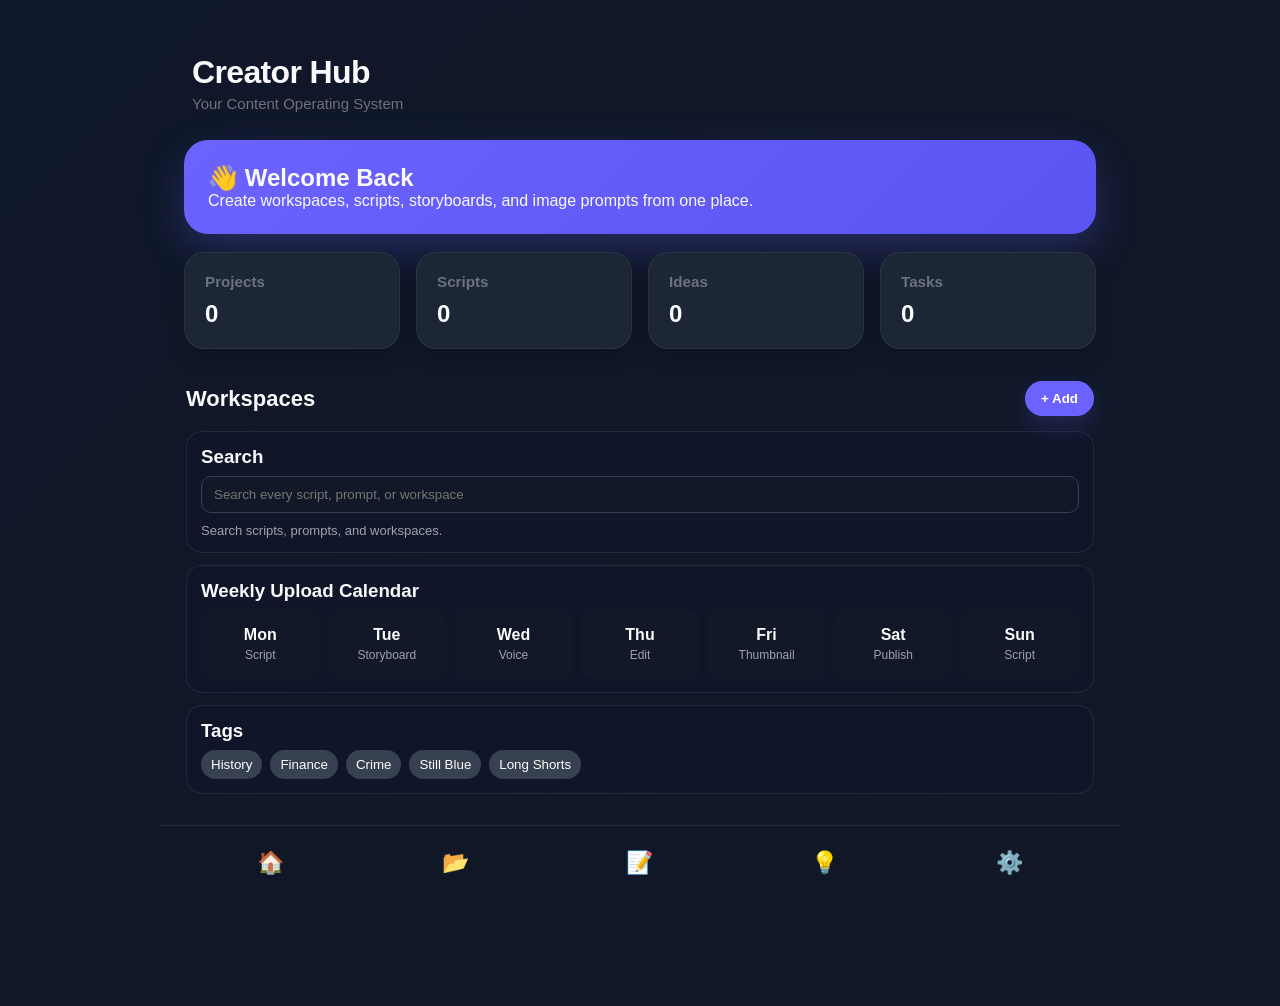
<file: index.html>
﻿<!DOCTYPE html>
<html lang="en">
  <head>
    <meta charset="UTF-8" />
    <meta name="viewport" content="width=device-width, initial-scale=1.0" />
    <title>Creator Hub</title>
    <link rel="stylesheet" href="css/app.css" />
    <link rel="stylesheet" href="css/dashboard.css" />
  </head>
  <body>
    <div id="app">
      <header class="header">
        <h1>Creator Hub</h1>
        <p>Your Content Operating System</p>
      </header>

      <main>
        <section class="welcome-card">
          <h2>👋 Welcome Back</h2>
          <p>Create workspaces, scripts, storyboards, and image prompts from one place.</p>
        </section>

        <section class="stats">
          <div class="card">
            <h3>Projects</h3>
            <span>0</span>
          </div>

          <div class="card">
            <h3>Scripts</h3>
            <span>0</span>
          </div>

          <div class="card">
            <h3>Ideas</h3>
            <span>0</span>
          </div>

          <div class="card">
            <h3>Tasks</h3>
            <span>0</span>
          </div>
        </section>

        <section class="workspace-section">
          <div class="section-title">
            <h2>Workspaces</h2>
            <button id="addWorkspaceBtn">+ Add</button>
          </div>

          <div class="dashboard-panel">
            <div class="dashboard-panel-header">
              <h3>Search</h3>
            </div>
            <input id="globalSearchInput" type="text" placeholder="Search every script, prompt, or workspace" />
            <div id="searchResults" class="search-results"></div>
          </div>

          <div class="dashboard-panel">
            <div class="dashboard-panel-header">
              <h3>Weekly Upload Calendar</h3>
            </div>
            <div id="calendarGrid" class="calendar-grid"></div>
          </div>

          <div class="dashboard-panel">
            <div class="dashboard-panel-header">
              <h3>Tags</h3>
            </div>
            <div class="tag-list">
              <button class="tag-chip" type="button">History</button>
              <button class="tag-chip" type="button">Finance</button>
              <button class="tag-chip" type="button">Crime</button>
              <button class="tag-chip" type="button">Still Blue</button>
              <button class="tag-chip" type="button">Long Shorts</button>
            </div>
          </div>

          <div id="workspaceList"></div>
        </section>
        <!-- Workspace Modal -->
        <div id="workspaceModal" class="modal hidden">
          <div class="modal-content">
            <h2>Create Workspace</h2>
            <input type="text" id="workspaceName" placeholder="Workspace Name" />
            <select id="workspaceType">
              <option>YouTube Channel</option>
              <option>Business</option>
              <option>Personal</option>
            </select>
            <div class="modal-buttons">
              <button id="cancelBtn">Cancel</button>
              <button id="createBtn">Create</button>
            </div>
          </div>
        </div>
      </main>

      <nav class="bottom-nav">
        <button>🏠</button>
        <button>📂</button>
        <button>📝</button>
        <button>💡</button>
        <button>⚙️</button>
      </nav>
    </div>

   <script src="js/storage.js"></script>
<script src="js/workspaces.js"></script>
<script src="js/app.js"></script>
  </body>
</html>
</file>
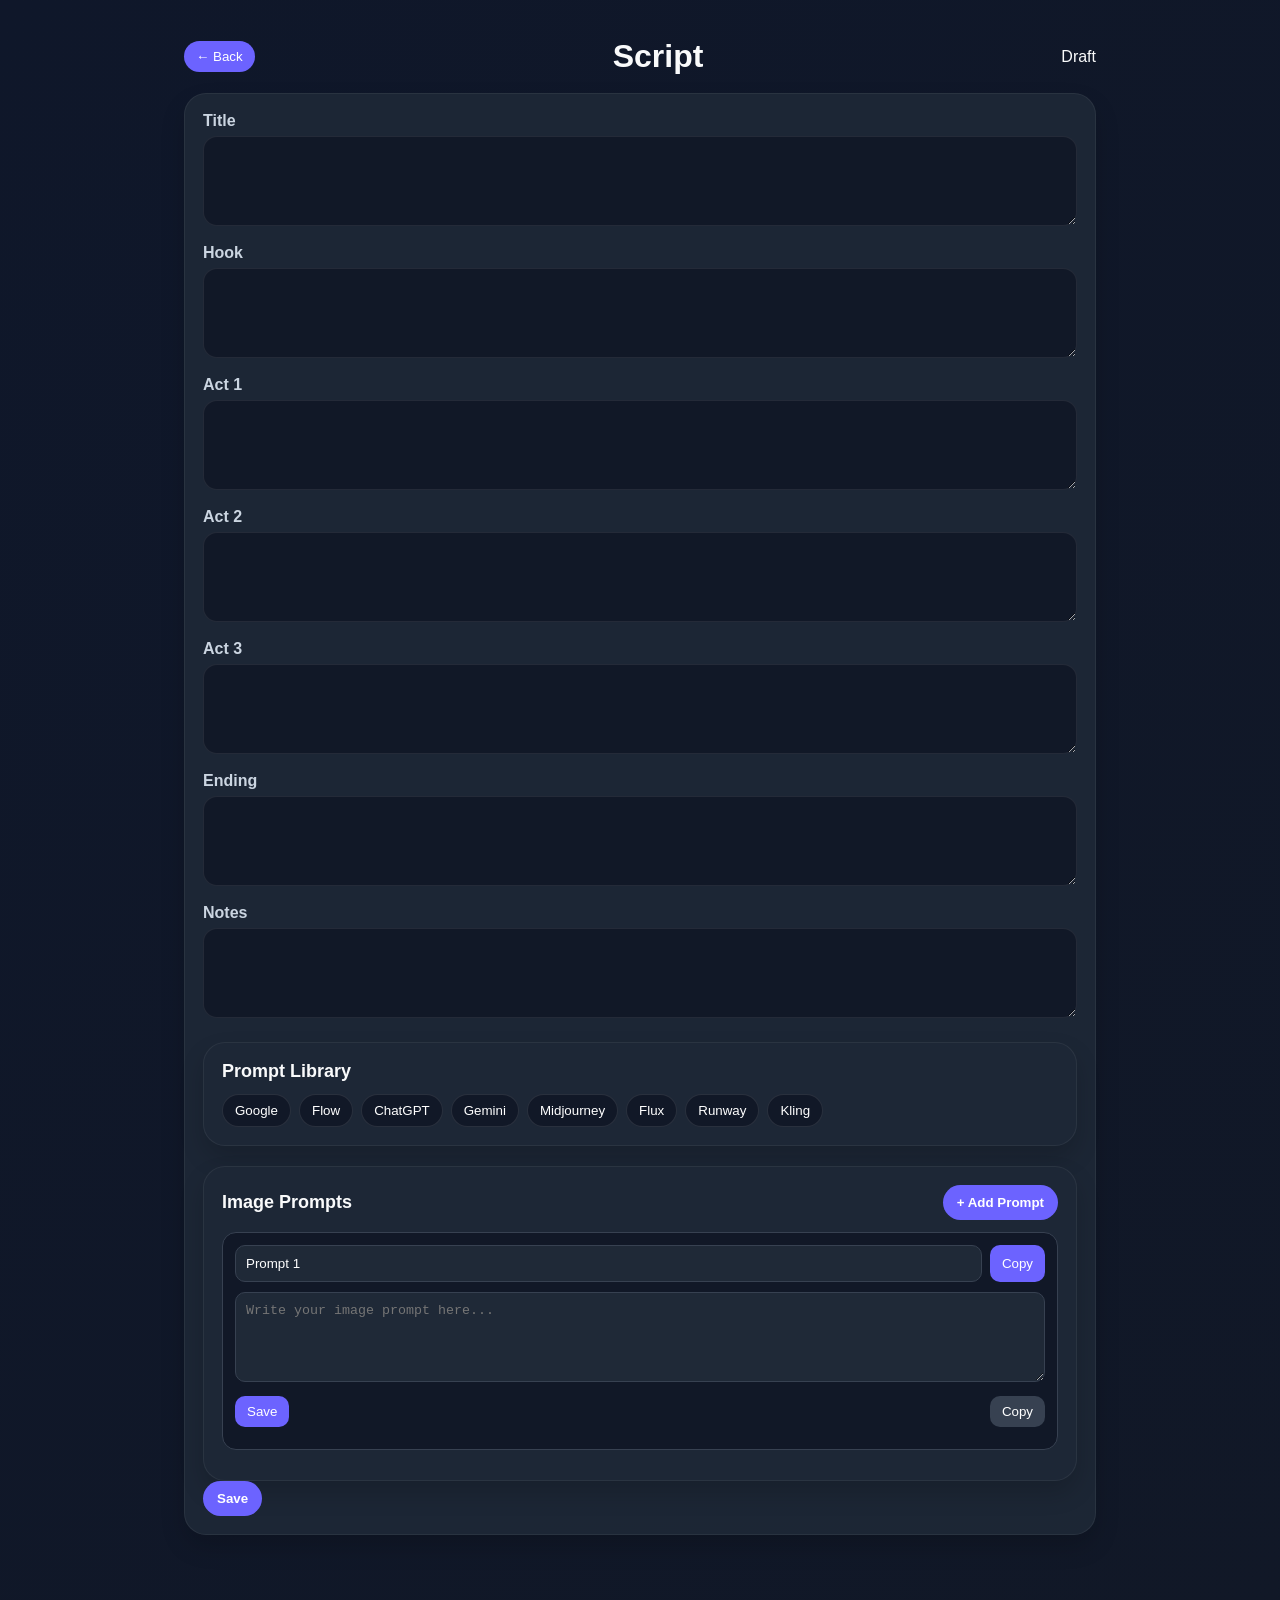
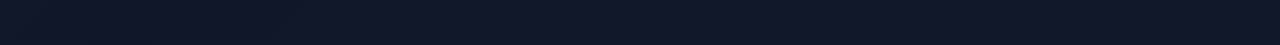
<file: script.html>
<!DOCTYPE html>
<html lang="en">
<head>
  <meta charset="UTF-8" />
  <meta name="viewport" content="width=device-width, initial-scale=1.0" />
  <title>Script Editor</title>
  <link rel="stylesheet" href="css/app.css" />
  <link rel="stylesheet" href="css/dashboard.css" />
</head>
<body>
  <div id="app">
    <header class="top-header">
      <button id="backBtn">← Back</button>
      <h1 id="scriptTitle">Script</h1>
      <p id="scriptStatus">Draft</p>
    </header>

    <main>
      <section class="script-editor">
        <div class="editor-section">
          <label>Title</label>
          <textarea id="scriptInputTitle"></textarea>
        </div>

        <div class="editor-section">
          <label>Hook</label>
          <textarea id="scriptHook"></textarea>
        </div>

        <div class="editor-section">
          <label>Act 1</label>
          <textarea id="scriptAct1"></textarea>
        </div>

        <div class="editor-section">
          <label>Act 2</label>
          <textarea id="scriptAct2"></textarea>
        </div>

        <div class="editor-section">
          <label>Act 3</label>
          <textarea id="scriptAct3"></textarea>
        </div>

        <div class="editor-section">
          <label>Ending</label>
          <textarea id="scriptEnding"></textarea>
        </div>

        <div class="editor-section">
          <label>Notes</label>
          <textarea id="scriptNotes"></textarea>
        </div>

        <section class="prompt-section">
          <div class="prompt-section-header">
            <h3>Prompt Library</h3>
          </div>
          <div id="promptLibraryList" class="prompt-library-list"></div>
        </section>

        <section class="prompt-section">
          <div class="prompt-section-header">
            <h3>Image Prompts</h3>
            <button id="addPromptBtn" type="button">+ Add Prompt</button>
          </div>
          <div id="promptList"></div>
        </section>

        <button id="saveScriptBtn">Save</button>
      </section>
    </main>
  </div>

  <script src="js/script.js"></script>
</body>
</html>
</file>
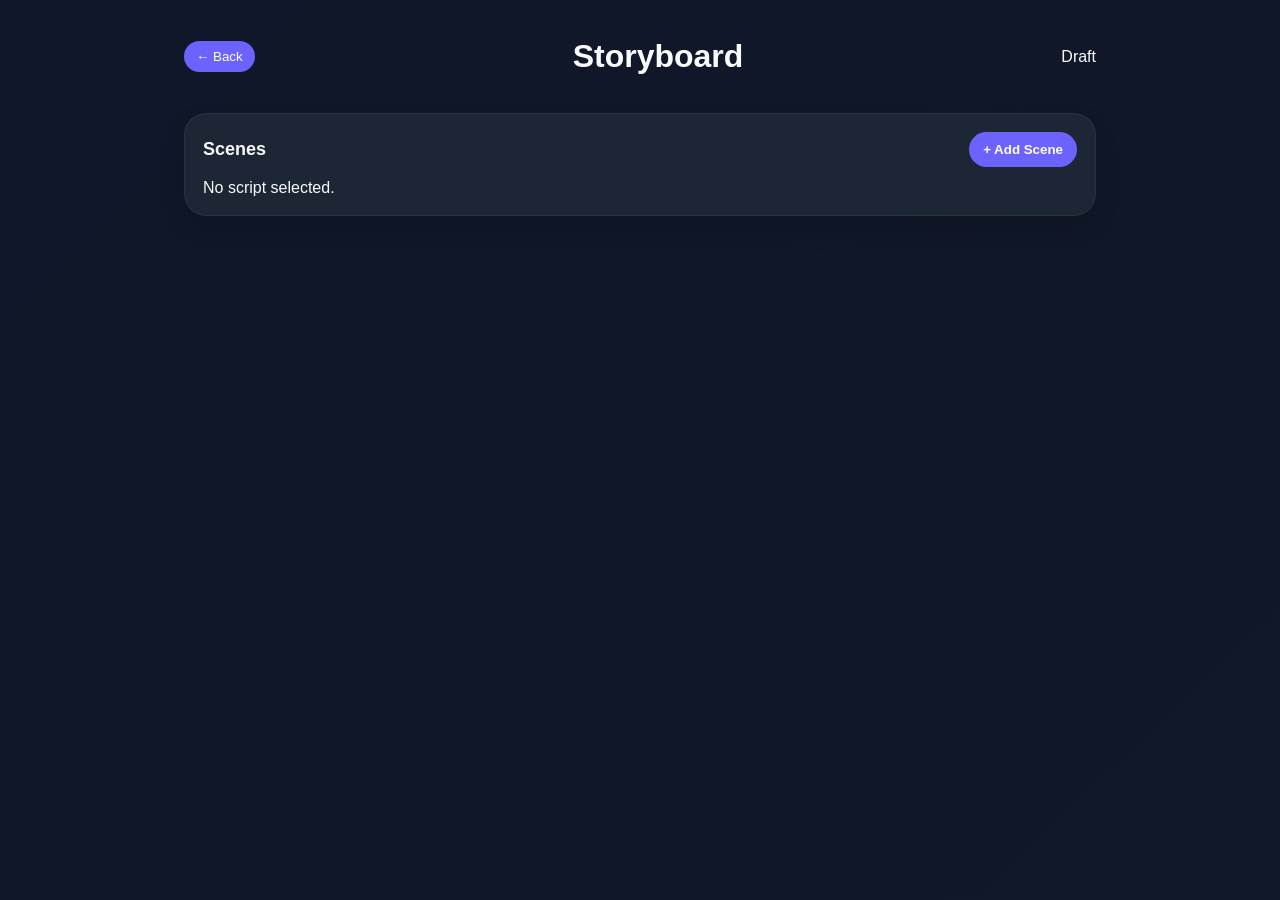
<file: storyboard.html>
<!DOCTYPE html>
<html lang="en">
<head>
  <meta charset="UTF-8" />
  <meta name="viewport" content="width=device-width, initial-scale=1.0" />
  <title>Storyboard</title>
  <link rel="stylesheet" href="css/app.css" />
  <link rel="stylesheet" href="css/dashboard.css" />
</head>
<body>
  <div id="app">
    <header class="top-header">
      <button id="backBtn">← Back</button>
      <h1 id="storyboardTitle">Storyboard</h1>
      <p id="storyboardStatus">Draft</p>
    </header>

    <main>
      <section class="storyboard-editor">
        <div class="prompt-section-header">
          <h3>Scenes</h3>
          <button id="addSceneBtn" type="button">+ Add Scene</button>
        </div>
        <div id="sceneList"></div>
      </section>
    </main>
  </div>

  <script src="js/storyboard.js"></script>
</body>
</html>
</file>
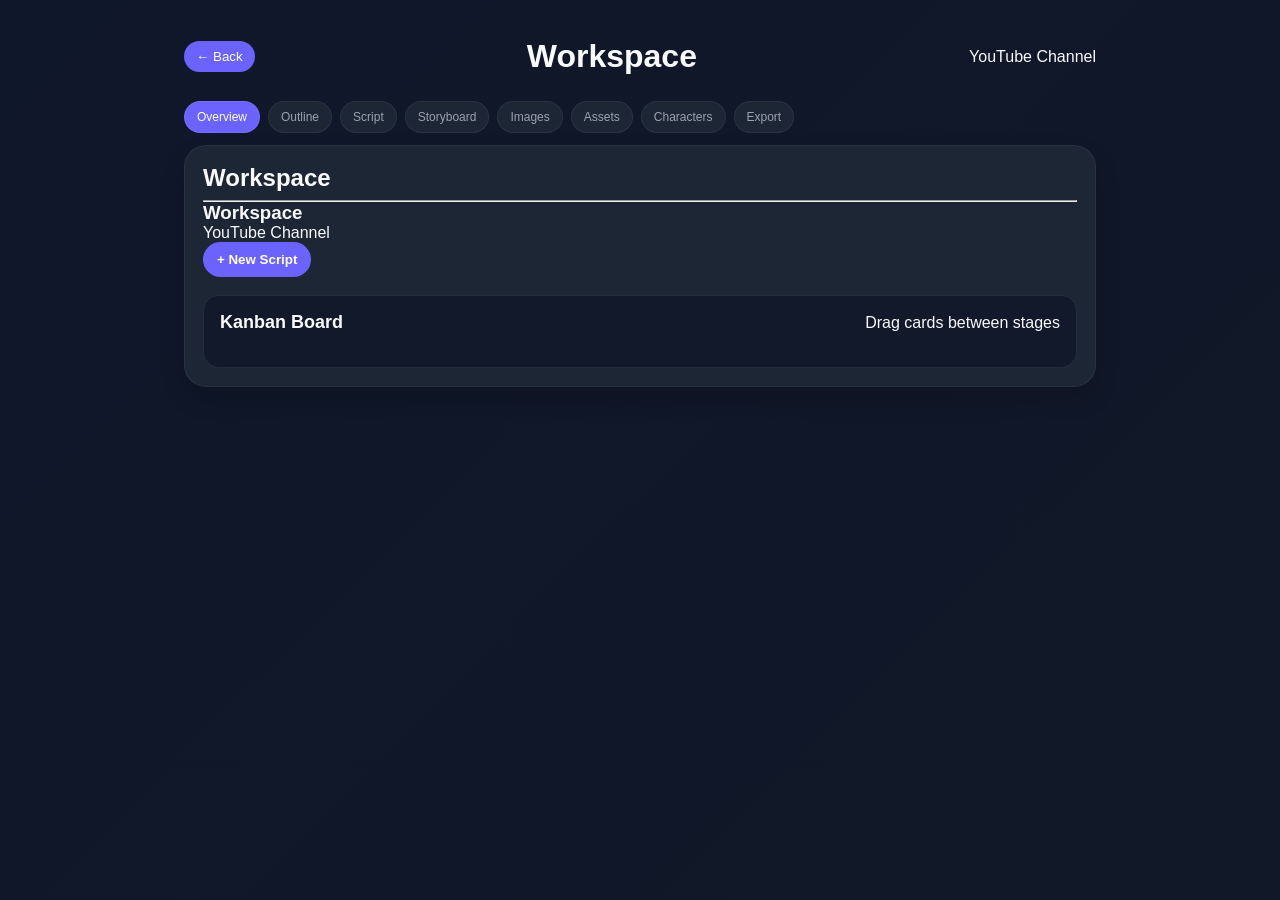
<file: workspace.html>
<!DOCTYPE html>
<html lang="en">

<head>

<meta charset="UTF-8">

<meta name="viewport" content="width=device-width, initial-scale=1.0">

<title>Workspace</title>

<link rel="stylesheet" href="css/app.css">
<link rel="stylesheet" href="css/dashboard.css">

</head>

<body>

<div id="app">

<header class="top-header">

<button id="backBtn">← Back</button>

<h1 id="workspaceTitle">Workspace</h1>

<p id="workspaceType">YouTube Channel</p>

</header>

<main>

<div class="workspace-tabs">
  <button class="tab-btn active" data-view="overview">Overview</button>
  <button class="tab-btn" data-view="outline">Outline</button>
  <button class="tab-btn" data-view="script">Script</button>
  <button class="tab-btn" data-view="storyboard">Storyboard</button>
  <button class="tab-btn" data-view="images">Images</button>
  <button class="tab-btn" data-view="assets">Assets</button>
  <button class="tab-btn" data-view="characters">Characters</button>
  <button class="tab-btn" data-view="export">Export</button>
</div>

<section class="workspace-detail">

<div class="workspace-header" data-view-content="overview">

<h2>Workspace</h2>

<hr>

<h3 id="workspaceHeading">Workspace</h3>

<p id="workspaceDetailType">YouTube Channel</p>

<button id="newScriptBtn" class="new-script-btn">+ New Script</button>

<div class="kanban-section">
  <div class="prompt-section-header">
    <h3>Kanban Board</h3>
    <p>Drag cards between stages</p>
  </div>
  <div id="kanbanBoard" class="kanban-board"></div>
</div>

</div>

<div class="workspace-scripts" data-view-content="script">

<h3>Scripts</h3>

<div id="scriptsList"></div>

</div>

<div data-view-content="outline" class="workspace-panel">
  <h3>Outline</h3>
  <p>Coming soon.</p>
</div>

<div data-view-content="storyboard" class="workspace-panel">
  <h3>Storyboard</h3>
  <p>Coming soon.</p>
</div>

<div data-view-content="images" class="workspace-panel">
  <h3>Images</h3>
  <p>Coming soon.</p>
</div>

<div data-view-content="assets" class="workspace-panel">
  <div class="prompt-section-header">
    <h3>Assets</h3>
    <button id="uploadAssetBtn" class="new-script-btn" type="button">⬆ Upload</button>
  </div>
  <input id="assetSearch" type="text" placeholder="Search assets" />
  <div id="assetCategories" class="asset-categories"></div>
  <div id="assetDropZone" class="asset-drop-zone">Drag & Drop files here</div>
  <div id="assetList"></div>
</div>

<div data-view-content="characters" class="workspace-panel">
  <div class="prompt-section-header">
    <h3>Characters</h3>
    <button id="addCharacterBtn" class="new-script-btn" type="button">+ Add Character</button>
  </div>
  <div id="characterList"></div>
</div>

<div data-view-content="export" class="workspace-panel">
  <h3>Export</h3>
  <div class="export-actions">
    <button class="export-btn" data-export="outline">Export Outline</button>
    <button class="export-btn" data-export="script">Export Script</button>
    <button class="export-btn" data-export="storyboard">Export Storyboard</button>
    <button class="export-btn" data-export="images">Export Image Prompts</button>
    <button class="export-btn primary" data-export="json">Export Everything (.json)</button>
  </div>
</div>

</section>

<div id="scriptModal" class="modal hidden">

<div class="modal-content">

<h2>Create Script</h2>

<input type="text" id="scriptTitle" placeholder="Title" />

<select id="scriptStatus">

<option>Draft</option>

<option>Finished</option>

</select>

<div class="modal-buttons">

<button id="cancelScriptBtn">Cancel</button>

<button id="createScriptBtn">Create</button>

</div>

</div>

</div>

</main>

</div>

<script src="js/scripts.js"></script>
<script src="js/characters.js"></script>
<script src="js/asset-manager.js"></script>
<script src="js/workspace.js"></script>

</body>

</html>
</file>
<file: css/app.css>
*{
    margin:0;
    padding:0;
    box-sizing:border-box;
}

body{
    font-family:Inter, "Segoe UI", Roboto, Arial, sans-serif;
    background:linear-gradient(135deg, #0f172a 0%, #111827 100%);
    color:#f9fafb;
}

#app{
    max-width:960px;
    margin:auto;
    min-height:100vh;
    background:transparent;
    padding:24px 18px 100px;
}

.header{
    padding:24px 8px 16px;
}

.header h1{
    font-size:34px;
    font-weight:800;
    letter-spacing:-0.02em;
}

.header p{
    color:#94a3b8;
    margin-top:8px;
    font-size:15px;
}

.welcome-card{
    background:linear-gradient(135deg, #6C63FF 0%, #5b54f0 100%);
    margin:12px 0 18px;
    padding:24px;
    border-radius:24px;
    box-shadow:0 16px 40px rgba(108,99,255,.25);
}

.stats{
    display:grid;
    grid-template-columns:repeat(2,1fr);
    gap:16px;
    margin-bottom:16px;
}

.card{
    background:rgba(31,41,55,.9);
    padding:20px;
    border-radius:20px;
    border:1px solid rgba(255,255,255,.06);
    box-shadow:0 8px 20px rgba(0,0,0,.18);
}

.card h3{
    font-size:16px;
    color:#9ca3af;
}

.card span{
    font-size:30px;
    font-weight:bold;
    display:block;
    margin-top:10px;
}

.bottom-nav{
    position:fixed;
    bottom:0;
    left:50%;
    transform:translateX(-50%);
    width:100%;
    max-width:960px;
    display:flex;
    justify-content:space-around;
    background:rgba(17,24,39,.95);
    backdrop-filter:blur(12px);
    padding:14px 18px;
    border-top:1px solid rgba(255,255,255,.08);
}

.bottom-nav button{
    background:none;
    border:none;
    color:#e5e7eb;
    font-size:22px;
    cursor:pointer;
    padding:10px 14px;
    border-radius:999px;
}

.bottom-nav button:hover{
    background:rgba(255,255,255,.08);
}

.workspace-section{
    padding:8px 2px 90px;
}

.section-title{
    display:flex;
    justify-content:space-between;
    align-items:center;
    margin-bottom:15px;
}

.section-title h2{
    font-size:22px;
}

.section-title button{
    background:#6C63FF;
    color:white;
    border:none;
    padding:10px 16px;
    border-radius:999px;
    cursor:pointer;
    font-weight:600;
    box-shadow:0 10px 24px rgba(108,99,255,.2);
}

.workspace-card{
    background:rgba(31,41,55,.95);
    border-radius:18px;
    padding:20px;
    margin-bottom:14px;
    cursor:pointer;
    transition:transform .2s ease, box-shadow .2s ease;
    border:1px solid rgba(255,255,255,.06);
    box-shadow:0 10px 24px rgba(0,0,0,.16);
}

.workspace-card:hover{
    transform:translateY(-3px);
    box-shadow:0 14px 30px rgba(0,0,0,.22);
}

.workspace-card h3{
    margin-bottom:5px;
}

.workspace-card p{
    color:#9ca3af;
}

.dashboard-panel {
    background: rgba(15, 23, 42, 0.8);
    border: 1px solid rgba(255,255,255,.08);
    border-radius: 16px;
    padding: 14px;
    margin-bottom: 12px;
}

.dashboard-panel-header {
    display: flex;
    justify-content: space-between;
    align-items: center;
    margin-bottom: 8px;
}

.dashboard-panel input {
    width: 100%;
    padding: 10px 12px;
    border-radius: 10px;
    border: 1px solid #374151;
    background: #111827;
    color: white;
}

.calendar-grid {
    display: grid;
    grid-template-columns: repeat(7, minmax(0, 1fr));
    gap: 8px;
}

.calendar-day {
    background: #111827;
    border-radius: 10px;
    padding: 8px;
    text-align: center;
    min-height: 68px;
    display: flex;
    flex-direction: column;
    justify-content: center;
    gap: 4px;
}

.calendar-day span {
    color: #9ca3af;
    font-size: 12px;
}

.tag-list {
    display: flex;
    flex-wrap: wrap;
    gap: 8px;
}

.tag-chip {
    border: none;
    border-radius: 999px;
    background: #374151;
    color: white;
    padding: 7px 10px;
    cursor: pointer;
}

.search-results {
    display: flex;
    flex-direction: column;
    gap: 8px;
    margin-top: 10px;
}

.search-result-item {
    background: #111827;
    border-radius: 10px;
    padding: 10px;
}

.search-result-item p {
    color: #9ca3af;
    font-size: 13px;
    margin-top: 2px;
}

.search-empty {
    color: #9ca3af;
    font-size: 13px;
}

.kanban-section {
    margin-top: 18px;
    padding: 16px;
    background: rgba(15, 23, 42, 0.8);
    border-radius: 16px;
    border: 1px solid rgba(255,255,255,.08);
}

.kanban-board {
    display: grid;
    grid-template-columns: repeat(7, minmax(140px, 1fr));
    gap: 12px;
    overflow-x: auto;
    padding-bottom: 6px;
}

.kanban-column {
    background: #111827;
    border: 1px solid rgba(255,255,255,.08);
    border-radius: 14px;
    min-height: 220px;
    padding: 10px;
}

.kanban-column.drag-over {
    border-color: #6C63FF;
    box-shadow: inset 0 0 0 1px #6C63FF;
}

.kanban-column-header {
    display: flex;
    justify-content: space-between;
    align-items: center;
    margin-bottom: 8px;
    color: #e5e7eb;
}

.kanban-column-header span {
    background: #374151;
    border-radius: 999px;
    padding: 2px 8px;
    font-size: 12px;
}

.kanban-column-body {
    display: flex;
    flex-direction: column;
    gap: 8px;
}

.kanban-card {
    background: linear-gradient(180deg, #1f2937, #111827);
    border-radius: 12px;
    padding: 10px;
    cursor: grab;
    border: 1px solid rgba(255,255,255,.08);
}

.kanban-card strong {
    display: block;
    margin-bottom: 4px;
}

.kanban-card p {
    color: #9ca3af;
    font-size: 12px;
}

.kanban-empty {
    color: #6b7280;
    font-size: 13px;
    text-align: center;
    padding: 8px 0;
}

@media (max-width: 900px) {
    .kanban-board {
        grid-template-columns: repeat(2, minmax(160px, 1fr));
    }
}

@media (max-width: 640px) {
    .kanban-board {
        grid-template-columns: 1fr;
    }
}

/* Modal */

.modal {
    position: fixed;
    top: 0;
    left: 0;
    width: 100%;
    height: 100%;
    background: rgba(0, 0, 0, .7);
    display: flex;
    justify-content: center;
    align-items: center;
    z-index: 1000;
}

.hidden {
    display: none;
}

.modal-content {
    background: #1f2937;
    padding: 26px;
    border-radius: 22px;
    width: min(92%, 420px);
    box-shadow:0 24px 48px rgba(0,0,0,.35);
}

.modal-content h2 {
    margin-bottom: 20px;
}

.modal-content input,
.modal-content select {
    width: 100%;
    padding: 12px;
    margin-bottom: 15px;
    background: #111827;
    border: 1px solid #374151;
    border-radius: 10px;
    color: white;
    font-size: 15px;
}

.modal-buttons {
    display: flex;
    justify-content: flex-end;
    gap: 10px;
}

.modal-buttons button {
    padding: 10px 16px;
    border: none;
    border-radius: 999px;
    cursor: pointer;
    font-weight:600;
}

#cancelBtn {
    background: #374151;
    color: white;
}

#createBtn {
    background: #6C63FF;
    color: white;
}

.export-actions {
    display: flex;
    flex-direction: column;
    gap: 10px;
    margin-top: 12px;
}

.export-btn {
    border: none;
    border-radius: 10px;
    padding: 12px;
    background: #374151;
    color: white;
    cursor: pointer;
}

.export-btn.primary {
    background: #6C63FF;
}

.storyboard-editor,
.prompt-section {
    margin-top: 20px;
    padding: 16px;
    background: #1f2937;
    border-radius: 16px;
}

.scene-card {
    background: linear-gradient(180deg, #111827 0%, #0f172a 100%);
    border: 1px solid rgba(255,255,255,.08);
    border-radius: 18px;
    padding: 14px;
    margin-bottom: 14px;
    box-shadow: 0 8px 24px rgba(0,0,0,.18);
}

.scene-card-header {
    display: flex;
    justify-content: space-between;
    align-items: center;
    gap: 10px;
    margin-bottom: 12px;
}

.scene-card-title {
    font-size: 16px;
    font-weight: 700;
}

.scene-card-meta {
    color: #94a3b8;
    font-size: 12px;
    margin-top: 4px;
}

.scene-card-actions {
    display: flex;
    align-items: center;
    gap: 8px;
}

.scene-card label {
    display: block;
    margin: 8px 0 4px;
    color: #9ca3af;
}

.scene-card input,
.scene-card textarea,
.scene-card select {
    width: 100%;
    border: 1px solid #374151;
    border-radius: 10px;
    background: #1f2937;
    color: white;
    padding: 10px;
    margin-bottom: 6px;
}

.scene-card textarea {
    min-height: 70px;
    resize: vertical;
}

.scene-card-grid {
    display: grid;
    grid-template-columns: repeat(2, minmax(0, 1fr));
    gap: 10px;
}

.scene-status {
    min-width: 100px;
}

.scene-copy-btn {
    border: none;
    border-radius: 999px;
    padding: 8px 12px;
    background: #6C63FF;
    color: white;
    cursor: pointer;
}

.scene-copy-btn:hover {
    opacity: 0.92;
}

@media (max-width: 640px) {
    .scene-card-grid {
        grid-template-columns: 1fr;
    }

    .scene-card-header {
        flex-direction: column;
        align-items: flex-start;
    }
}

.prompt-section {
    margin-top: 20px;
    padding: 16px;
    background: #1f2937;
    border-radius: 16px;
}

.prompt-section-header {
    display: flex;
    justify-content: space-between;
    align-items: center;
    margin-bottom: 12px;
}

.prompt-section-header h3 {
    font-size: 18px;
}

.prompt-library-list {
    display: flex;
    flex-wrap: wrap;
    gap: 8px;
    margin-top: 8px;
}

.prompt-library-btn {
    border: 1px solid rgba(255,255,255,.1);
    background: #111827;
    color: white;
    border-radius: 999px;
    padding: 8px 12px;
    cursor: pointer;
}

.prompt-library-btn:hover {
    background: #6C63FF;
}

.character-fields p {
    margin: 6px 0;
    color: #cbd5e1;
}

.asset-categories {
    display: flex;
    flex-wrap: wrap;
    gap: 8px;
    margin: 12px 0;
}

.asset-chip {
    background: #374151;
    color: white;
    border: none;
    border-radius: 999px;
    padding: 8px 12px;
    cursor: pointer;
}

.asset-chip.active {
    background: #6C63FF;
}

.asset-drop-zone {
    border: 2px dashed #6C63FF;
    border-radius: 16px;
    padding: 16px;
    text-align: center;
    color: #cbd5e1;
    margin-bottom: 12px;
}

.asset-drop-zone.dragging {
    background: rgba(108, 99, 255, 0.16);
}

.asset-card {
    background: #111827;
    border: 1px solid rgba(255,255,255,.08);
    border-radius: 16px;
    padding: 12px;
    margin-bottom: 12px;
}

.asset-card-top {
    display: flex;
    justify-content: space-between;
    align-items: center;
    margin-bottom: 8px;
}

.asset-preview {
    background: #1f2937;
    border-radius: 12px;
    min-height: 90px;
    display: flex;
    align-items: center;
    justify-content: center;
    margin-bottom: 10px;
    overflow: hidden;
}

.asset-preview img {
    width: 100%;
    height: 100%;
    object-fit: cover;
}

.asset-actions {
    display: flex;
    gap: 8px;
}

#addPromptBtn,
.save-prompt-btn,
.copy-prompt-btn {
    border: none;
    border-radius: 10px;
    padding: 8px 12px;
    cursor: pointer;
    background: #6C63FF;
    color: white;
}

.copy-prompt-btn.secondary {
    background: #374151;
}

.prompt-card {
    background: #111827;
    border: 1px solid #374151;
    border-radius: 14px;
    padding: 12px;
    margin-bottom: 12px;
}

.prompt-card-header,
.prompt-actions {
    display: flex;
    justify-content: space-between;
    gap: 8px;
    margin-bottom: 10px;
}

.prompt-title-input,
.prompt-textarea {
    width: 100%;
    border: 1px solid #374151;
    border-radius: 10px;
    background: #1f2937;
    color: white;
    padding: 10px;
}

.prompt-textarea {
    min-height: 90px;
    resize: vertical;
    margin-bottom: 10px;
}

.workspace-tabs {
    display: flex;
    overflow-x: auto;
    padding: 8px 0 12px;
    gap: 8px;
}

.tab-btn {
    background: rgba(31,41,55,.9);
    color: #9ca3af;
    border: 1px solid rgba(255,255,255,.06);
    padding: 8px 12px;
    border-radius: 999px;
    font-size: 12px;
    white-space: nowrap;
    cursor: pointer;
}

.tab-btn.active {
    background: #6C63FF;
    color: white;
}

.workspace-detail [data-view-content] {
    display: none;
}

.workspace-detail [data-view-content="overview"] {
    display: block;
}

.top-header {
    display:flex;
    align-items:center;
    justify-content:space-between;
    gap:12px;
    padding:8px 0 18px;
}

.top-header button {
    background:#6C63FF;
    color:white;
    border:none;
    border-radius:999px;
    padding:8px 12px;
    cursor:pointer;
}

.workspace-header,
.workspace-panel,
.workspace-scripts,
.script-editor,
.storyboard-editor,
.prompt-section {
    background:rgba(31,41,55,.9);
    border:1px solid rgba(255,255,255,.06);
    border-radius:22px;
    padding:18px;
    box-shadow:0 12px 24px rgba(0,0,0,.16);
}

.workspace-header h2,
.workspace-panel h3,
.workspace-scripts h3 {
    margin-bottom:8px;
}

.editor-section {
    margin-bottom:14px;
}

.editor-section label,
.scene-card label {
    display:block;
    margin-bottom:6px;
    color:#cbd5e1;
    font-weight:600;
}

textarea,
input,
select {
    width:100%;
    padding:12px 14px;
    border-radius:14px;
    border:1px solid rgba(255,255,255,.08);
    background:#111827;
    color:#f9fafb;
}

textarea {
    min-height:90px;
    resize:vertical;
}

#saveScriptBtn,
#addPromptBtn,
#addSceneBtn,
.new-script-btn {
    background:#6C63FF;
    color:white;
    border:none;
    border-radius:999px;
    padding:10px 14px;
    font-weight:600;
    cursor:pointer;
}

@media (min-width: 768px) {
    #app {
        padding:30px 24px 110px;
    }

    .stats {
        grid-template-columns:repeat(4, 1fr);
    }

    .workspace-section {
        padding-top:16px;
    }
}

@media (max-width: 600px) {
    .header h1 {
        font-size:28px;
    }

    .welcome-card {
        padding:20px;
    }

    .stats {
        grid-template-columns:1fr 1fr;
    }
}
</file>
<file: css/dashboard.css>
.header h1 {
  margin: 0 0 4px;
  font-size: 2rem;
}

.header p {
  margin: 0;
  color: #6b7280;
}

.welcome-card h2 {
  margin-top: 0;
}

.card h3 {
  margin: 0 0 8px;
  font-size: 0.95rem;
  color: #6b7280;
}

.card span {
  font-size: 1.5rem;
  font-weight: bold;
}
</file>
